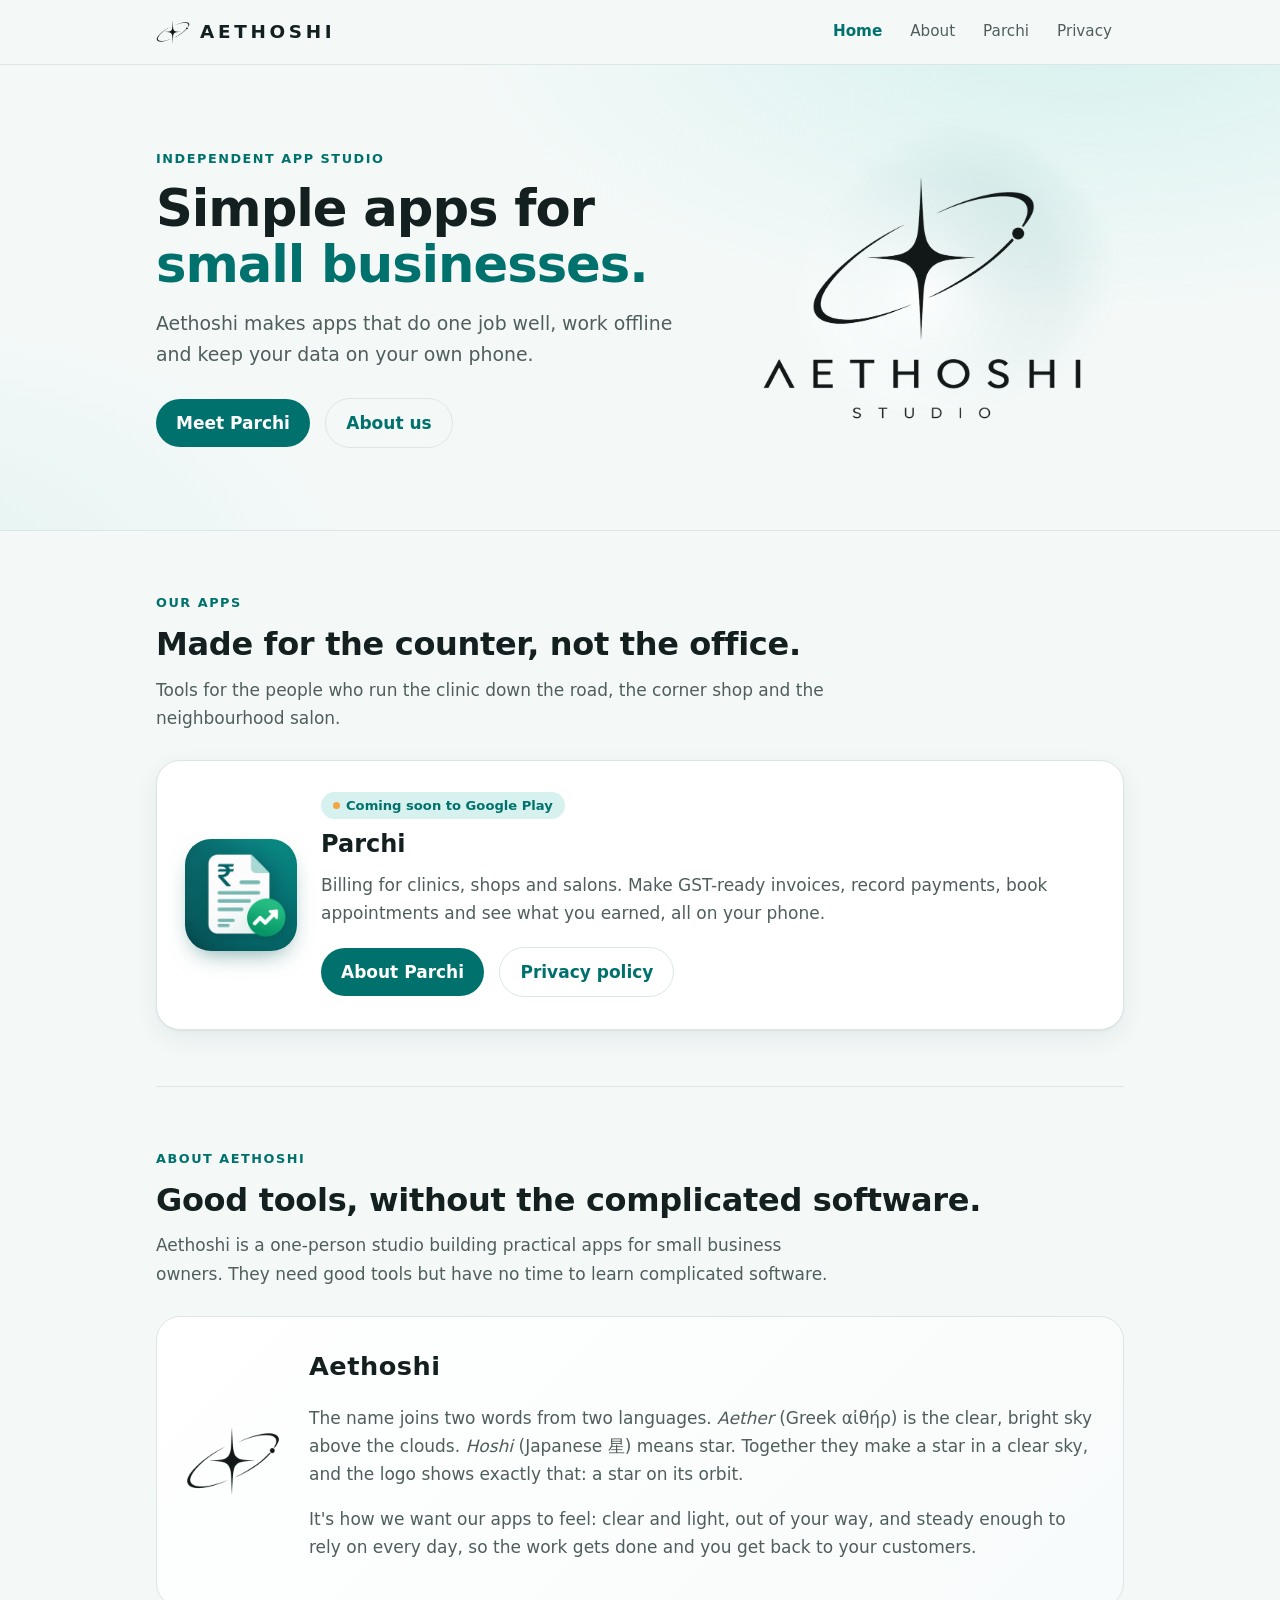
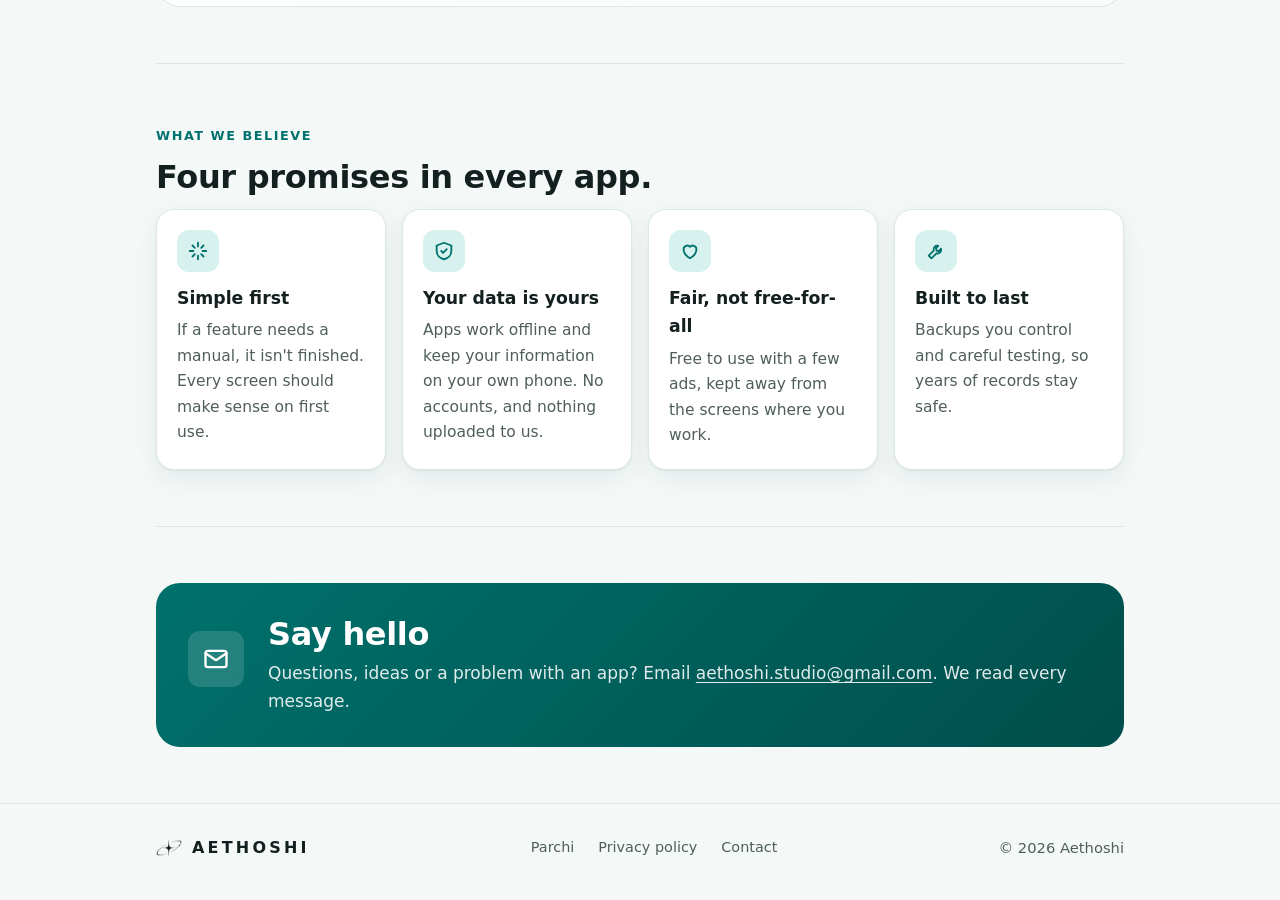
<file: index.html>
<!doctype html>
<html lang="en">
<head>
  <meta charset="utf-8">
  <meta name="viewport" content="width=device-width, initial-scale=1">
  <title>Aethoshi</title>
  <meta name="description" content="Aethoshi is an independent studio making simple, offline apps for small businesses. Our first app is Parchi, a billing app for clinics, shops and salons.">
  <meta name="theme-color" content="#00716c">
  <link rel="icon" type="image/png" href="assets/favicon.png">
  <link rel="apple-touch-icon" href="assets/apple-touch-icon.png">
  <link rel="stylesheet" href="assets/style.css">
</head>
<body>
  <header class="site">
    <div class="wrap">
      <a class="brand" href="./"><picture><source srcset="assets/aethoshi-symbol-light.png" media="(prefers-color-scheme: dark)"><img class="mark" src="assets/aethoshi-symbol.png" alt="" width="34" height="34"></picture><span class="wordmark">Aethoshi</span></a>
      <nav aria-label="Main">
        <a href="./" aria-current="page">Home</a>
        <a href="./#about">About</a>
        <a href="parchi/">Parchi</a>
        <a href="parchi/privacy/">Privacy</a>
      </nav>
    </div>
  </header>

  <div class="hero">
    <div class="wrap hero-grid">
      <div>
        <span class="eyebrow">Independent app studio</span>
        <h1>Simple apps for <span class="soft">small businesses.</span></h1>
        <p class="lead">Aethoshi makes apps that do one job well, work offline
          and keep your data on your own phone.</p>
        <a class="button" href="parchi/">Meet Parchi</a>
        <a class="button ghost" href="#about">About us</a>
      </div>
      <div class="hero-logo"><picture><source srcset="assets/aethoshi-logo-light.png" media="(prefers-color-scheme: dark)"><img class="mark" src="assets/aethoshi-logo.png" alt="Aethoshi Studio logo" width="900" height="697"></picture></div>
    </div>
  </div>

  <main class="wrap">
    <section>
      <span class="eyebrow">Our apps</span>
      <h2>Made for the counter, not the office.</h2>
      <p class="section-lead">Tools for the people who run the clinic down
        the road, the corner shop and the neighbourhood salon.</p>
      <div class="app-card">
        <img src="assets/parchi-icon.png" alt="Parchi app icon" width="112" height="112">
        <div>
          <span class="pill">Coming soon to Google Play</span>
          <h3>Parchi</h3>
          <p>Billing for clinics, shops and salons. Make GST-ready invoices,
            record payments, book appointments and see what you earned, all
            on your phone.</p>
          <a class="button" href="parchi/">About Parchi</a>
          <a class="button ghost" href="parchi/privacy/">Privacy policy</a>
        </div>
      </div>
    </section>

    <section id="about">
      <span class="eyebrow">About Aethoshi</span>
      <h2>Good tools, without the complicated software.</h2>
      <p class="section-lead">Aethoshi is a one-person studio building
        practical apps for small business owners. They need good tools but
        have no time to learn complicated software.</p>

      <div class="name-box">
        <picture><source srcset="assets/aethoshi-symbol-light.png" media="(prefers-color-scheme: dark)"><img class="mark" src="assets/aethoshi-symbol.png" alt="" width="96" height="96"></picture>
        <div>
          <p class="word">Aethoshi</p>
          <p class="muted">The name joins two words from two languages.
            <em>Aether</em> (Greek <span lang="el">αἰθήρ</span>) is the clear,
            bright sky above the clouds. <em>Hoshi</em> (Japanese
            <span lang="ja">星</span>) means star. Together they make a star in
            a clear sky, and the logo shows exactly that: a star on its
            orbit.</p>
          <p class="muted">It's how we want our apps to feel: clear and light,
            out of your way, and steady enough to rely on every day, so the work
            gets done and you get back to your customers.</p>
        </div>
      </div>
    </section>

    <section>
      <span class="eyebrow">What we believe</span>
      <h2>Four promises in every app.</h2>
      <ul class="grid">
        <li class="tile">
          <span class="icon" aria-hidden="true"><svg viewBox="0 0 24 24" fill="none" stroke="currentColor" stroke-width="2" stroke-linecap="round" stroke-linejoin="round"><path d="M12 3v4M12 17v4M3 12h4M17 12h4M6 6l2.5 2.5M15.5 15.5L18 18M6 18l2.5-2.5M15.5 8.5L18 6"/></svg></span>
          <h3>Simple first</h3>
          <p>If a feature needs a manual, it isn't finished. Every screen should make sense on first use.</p>
        </li>
        <li class="tile">
          <span class="icon" aria-hidden="true"><svg viewBox="0 0 24 24" fill="none" stroke="currentColor" stroke-width="2" stroke-linecap="round" stroke-linejoin="round"><path d="M12 3l8 3v6c0 4.5-3.4 8-8 9-4.6-1-8-4.5-8-9V6z"/><path d="M9 12l2 2 4-4"/></svg></span>
          <h3>Your data is yours</h3>
          <p>Apps work offline and keep your information on your own phone. No accounts, and nothing uploaded to us.</p>
        </li>
        <li class="tile">
          <span class="icon" aria-hidden="true"><svg viewBox="0 0 24 24" fill="none" stroke="currentColor" stroke-width="2" stroke-linecap="round" stroke-linejoin="round"><path d="M12 20s-7-4.4-7-10a4 4 0 0 1 7-2.6A4 4 0 0 1 19 10c0 5.6-7 10-7 10z"/></svg></span>
          <h3>Fair, not free-for-all</h3>
          <p>Free to use with a few ads, kept away from the screens where you work.</p>
        </li>
        <li class="tile">
          <span class="icon" aria-hidden="true"><svg viewBox="0 0 24 24" fill="none" stroke="currentColor" stroke-width="2" stroke-linecap="round" stroke-linejoin="round"><path d="M14.5 6.5a4 4 0 0 0-5 5L4 17l3 3 5.5-5.5a4 4 0 0 0 5-5l-2.5 2.5-2.5-.5-.5-2.5z"/></svg></span>
          <h3>Built to last</h3>
          <p>Backups you control and careful testing, so years of records stay safe.</p>
        </li>
      </ul>
    </section>

    <section>
      <div class="band">
        <span class="icon" aria-hidden="true"><svg viewBox="0 0 24 24" fill="none" stroke="currentColor" stroke-width="2" stroke-linecap="round" stroke-linejoin="round"><rect x="3" y="5" width="18" height="14" rx="2"/><path d="M3 7l9 6 9-6"/></svg></span>
        <div>
          <h2>Say hello</h2>
          <p>Questions, ideas or a problem with an app? Email
            <a href="mailto:aethoshi.studio@gmail.com">aethoshi.studio@gmail.com</a>. We read every message.</p>
        </div>
      </div>
    </section>
  </main>

  <footer class="site">
    <div class="wrap">
      <a class="brand" href="./"><picture><source srcset="assets/aethoshi-symbol-light.png" media="(prefers-color-scheme: dark)"><img class="mark" src="assets/aethoshi-symbol.png" alt="" width="26" height="26"></picture><span class="wordmark">Aethoshi</span></a>
      <nav aria-label="Footer">
        <a href="parchi/">Parchi</a>
        <a href="parchi/privacy/">Privacy policy</a>
        <a href="mailto:aethoshi.studio@gmail.com">Contact</a>
      </nav>
      <span>© 2026 Aethoshi</span>
    </div>
  </footer>
</body>
</html>
</file>
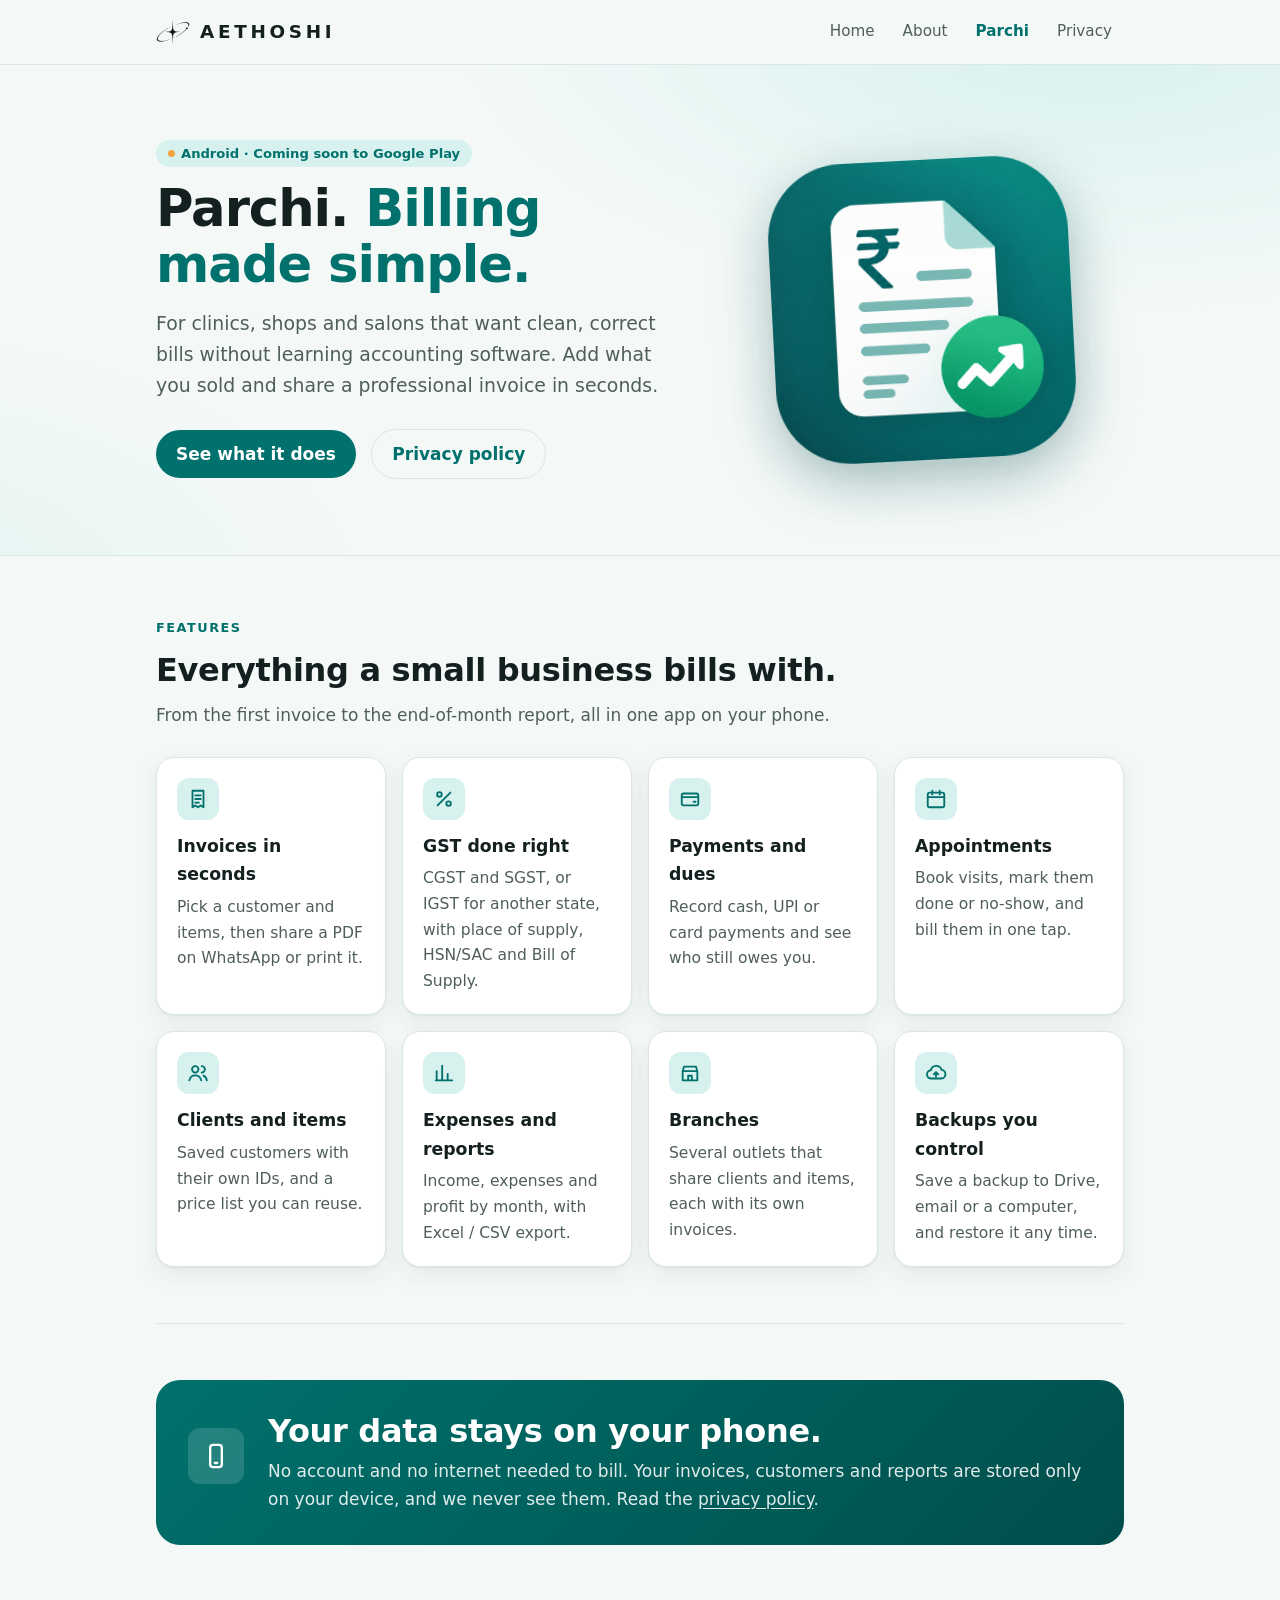
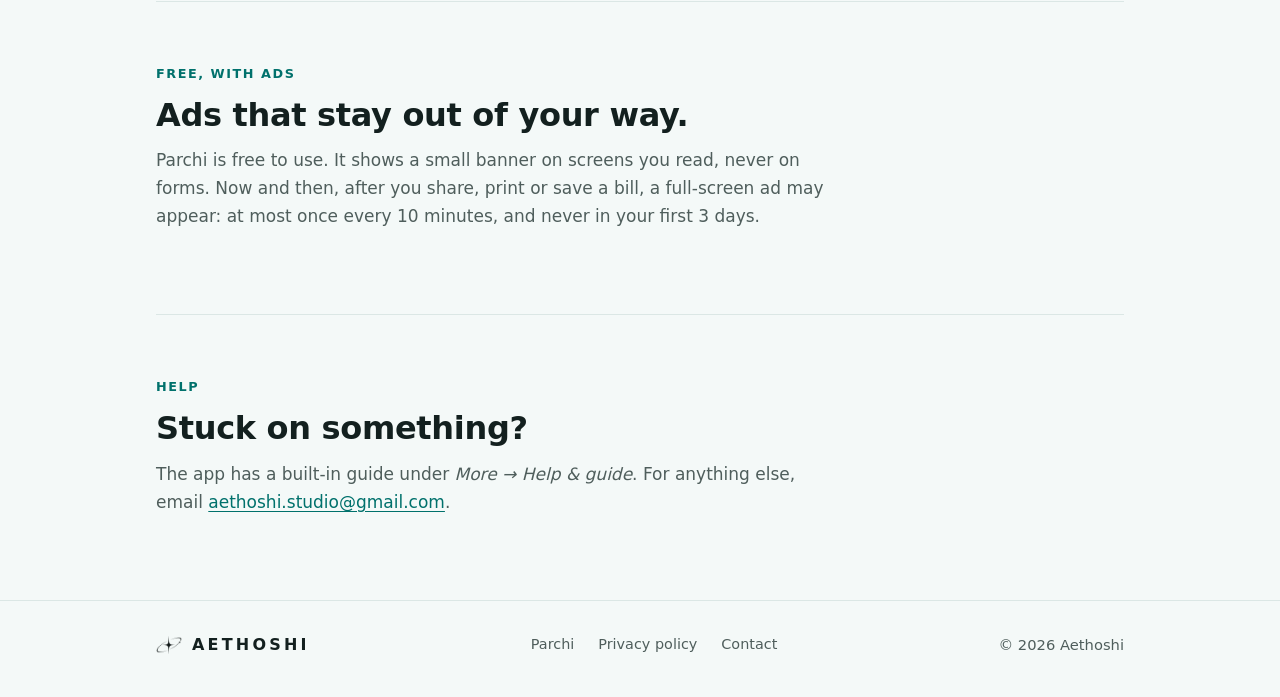
<file: parchi/index.html>
<!doctype html>
<html lang="en">
<head>
  <meta charset="utf-8">
  <meta name="viewport" content="width=device-width, initial-scale=1">
  <title>Parchi Billing</title>
  <meta name="description" content="Parchi is a simple billing app for clinics, shops and salons: GST invoices, payments, appointments and reports, with your data kept on your phone.">
  <meta name="theme-color" content="#00716c">
  <link rel="icon" type="image/png" href="../assets/favicon.png">
  <link rel="apple-touch-icon" href="../assets/apple-touch-icon.png">
  <link rel="stylesheet" href="../assets/style.css">
</head>
<body>
  <header class="site">
    <div class="wrap">
      <a class="brand" href="../"><picture><source srcset="../assets/aethoshi-symbol-light.png" media="(prefers-color-scheme: dark)"><img class="mark" src="../assets/aethoshi-symbol.png" alt="" width="34" height="34"></picture><span class="wordmark">Aethoshi</span></a>
      <nav aria-label="Main">
        <a href="../">Home</a>
        <a href="../#about">About</a>
        <a href="../parchi/" aria-current="page">Parchi</a>
        <a href="../parchi/privacy/">Privacy</a>
      </nav>
    </div>
  </header>

  <div class="hero">
    <div class="wrap hero-grid">
      <div>
        <span class="pill">Android · Coming soon to Google Play</span>
        <h1 style="margin-top:14px">Parchi. <span class="soft">Billing made simple.</span></h1>
        <p class="lead">For clinics, shops and salons that want clean, correct
          bills without learning accounting software. Add what you sold and
          share a professional invoice in seconds.</p>
        <a class="button" href="#features">See what it does</a>
        <a class="button ghost" href="privacy/">Privacy policy</a>
      </div>
      <div class="hero-art app"><img src="../assets/parchi-icon.png" alt="Parchi app icon" width="300" height="300"></div>
    </div>
  </div>

  <main class="wrap">
    <section id="features">
      <span class="eyebrow">Features</span>
      <h2>Everything a small business bills with.</h2>
      <p class="section-lead">From the first invoice to the end-of-month
        report, all in one app on your phone.</p>
      <ul class="grid">
        <li class="tile">
          <span class="icon" aria-hidden="true"><svg viewBox="0 0 24 24" fill="none" stroke="currentColor" stroke-width="2" stroke-linecap="round" stroke-linejoin="round"><path d="M6 3h12v18l-3-2-3 2-3-2-3 2z"/><path d="M9 8h6M9 12h6M9 16h4"/></svg></span>
          <h3>Invoices in seconds</h3>
          <p>Pick a customer and items, then share a PDF on WhatsApp or print it.</p>
        </li>
        <li class="tile">
          <span class="icon" aria-hidden="true"><svg viewBox="0 0 24 24" fill="none" stroke="currentColor" stroke-width="2" stroke-linecap="round" stroke-linejoin="round"><path d="M19 5L5 19"/><circle cx="7" cy="7" r="2.5"/><circle cx="17" cy="17" r="2.5"/></svg></span>
          <h3>GST done right</h3>
          <p>CGST and SGST, or IGST for another state, with place of supply, HSN/SAC and Bill of Supply.</p>
        </li>
        <li class="tile">
          <span class="icon" aria-hidden="true"><svg viewBox="0 0 24 24" fill="none" stroke="currentColor" stroke-width="2" stroke-linecap="round" stroke-linejoin="round"><rect x="3" y="6" width="18" height="13" rx="2"/><path d="M3 10h18M16 15h2"/></svg></span>
          <h3>Payments and dues</h3>
          <p>Record cash, UPI or card payments and see who still owes you.</p>
        </li>
        <li class="tile">
          <span class="icon" aria-hidden="true"><svg viewBox="0 0 24 24" fill="none" stroke="currentColor" stroke-width="2" stroke-linecap="round" stroke-linejoin="round"><rect x="3" y="5" width="18" height="16" rx="2"/><path d="M3 10h18M8 3v4M16 3v4"/></svg></span>
          <h3>Appointments</h3>
          <p>Book visits, mark them done or no-show, and bill them in one tap.</p>
        </li>
        <li class="tile">
          <span class="icon" aria-hidden="true"><svg viewBox="0 0 24 24" fill="none" stroke="currentColor" stroke-width="2" stroke-linecap="round" stroke-linejoin="round"><circle cx="9" cy="8" r="3.5"/><path d="M2.5 20c.8-3.5 3.4-5.5 6.5-5.5s5.7 2 6.5 5.5M16 4.5a3.5 3.5 0 0 1 0 7M18 14.8c2 .7 3.2 2.5 3.6 5.2"/></svg></span>
          <h3>Clients and items</h3>
          <p>Saved customers with their own IDs, and a price list you can reuse.</p>
        </li>
        <li class="tile">
          <span class="icon" aria-hidden="true"><svg viewBox="0 0 24 24" fill="none" stroke="currentColor" stroke-width="2" stroke-linecap="round" stroke-linejoin="round"><path d="M4 20V10M10 20V4M16 20v-7M3 20h18"/></svg></span>
          <h3>Expenses and reports</h3>
          <p>Income, expenses and profit by month, with Excel / CSV export.</p>
        </li>
        <li class="tile">
          <span class="icon" aria-hidden="true"><svg viewBox="0 0 24 24" fill="none" stroke="currentColor" stroke-width="2" stroke-linecap="round" stroke-linejoin="round"><path d="M4 10l1.5-5h13L20 10M4 10v10h16V10M4 10h16M10 20v-5h4v5"/></svg></span>
          <h3>Branches</h3>
          <p>Several outlets that share clients and items, each with its own invoices.</p>
        </li>
        <li class="tile">
          <span class="icon" aria-hidden="true"><svg viewBox="0 0 24 24" fill="none" stroke="currentColor" stroke-width="2" stroke-linecap="round" stroke-linejoin="round"><path d="M7 18a4.5 4.5 0 0 1-.6-9A6 6 0 0 1 18 8.5a4 4 0 0 1-1 9.5z"/><path d="M12 16v-5M9.5 13.5L12 11l2.5 2.5"/></svg></span>
          <h3>Backups you control</h3>
          <p>Save a backup to Drive, email or a computer, and restore it any time.</p>
        </li>
      </ul>
    </section>

    <section>
      <div class="band">
        <span class="icon" aria-hidden="true"><svg viewBox="0 0 24 24" fill="none" stroke="currentColor" stroke-width="2" stroke-linecap="round" stroke-linejoin="round"><rect x="7" y="2.5" width="10" height="19" rx="2.5"/><path d="M11 18h2"/></svg></span>
        <div>
          <h2>Your data stays on your phone.</h2>
          <p>No account and no internet needed to bill. Your invoices,
            customers and reports are stored only on your device, and we never
            see them. Read the <a href="privacy/">privacy policy</a>.</p>
        </div>
      </div>
    </section>

    <section>
      <span class="eyebrow">Free, with ads</span>
      <h2>Ads that stay out of your way.</h2>
      <p class="section-lead">Parchi is free to use. It shows a small banner
        on screens you read, never on forms. Now and then, after you share,
        print or save a bill, a full-screen ad may appear: at most once every
        10 minutes, and never in your first 3 days.</p>
    </section>

    <section>
      <span class="eyebrow">Help</span>
      <h2>Stuck on something?</h2>
      <p class="section-lead">The app has a built-in guide under
        <em>More → Help &amp; guide</em>. For anything else, email
        <a href="mailto:aethoshi.studio@gmail.com">aethoshi.studio@gmail.com</a>.</p>
    </section>
  </main>

  <footer class="site">
    <div class="wrap">
      <a class="brand" href="../"><picture><source srcset="../assets/aethoshi-symbol-light.png" media="(prefers-color-scheme: dark)"><img class="mark" src="../assets/aethoshi-symbol.png" alt="" width="26" height="26"></picture><span class="wordmark">Aethoshi</span></a>
      <nav aria-label="Footer">
        <a href="../parchi/">Parchi</a>
        <a href="../parchi/privacy/">Privacy policy</a>
        <a href="mailto:aethoshi.studio@gmail.com">Contact</a>
      </nav>
      <span>© 2026 Aethoshi</span>
    </div>
  </footer>
</body>
</html>
</file>
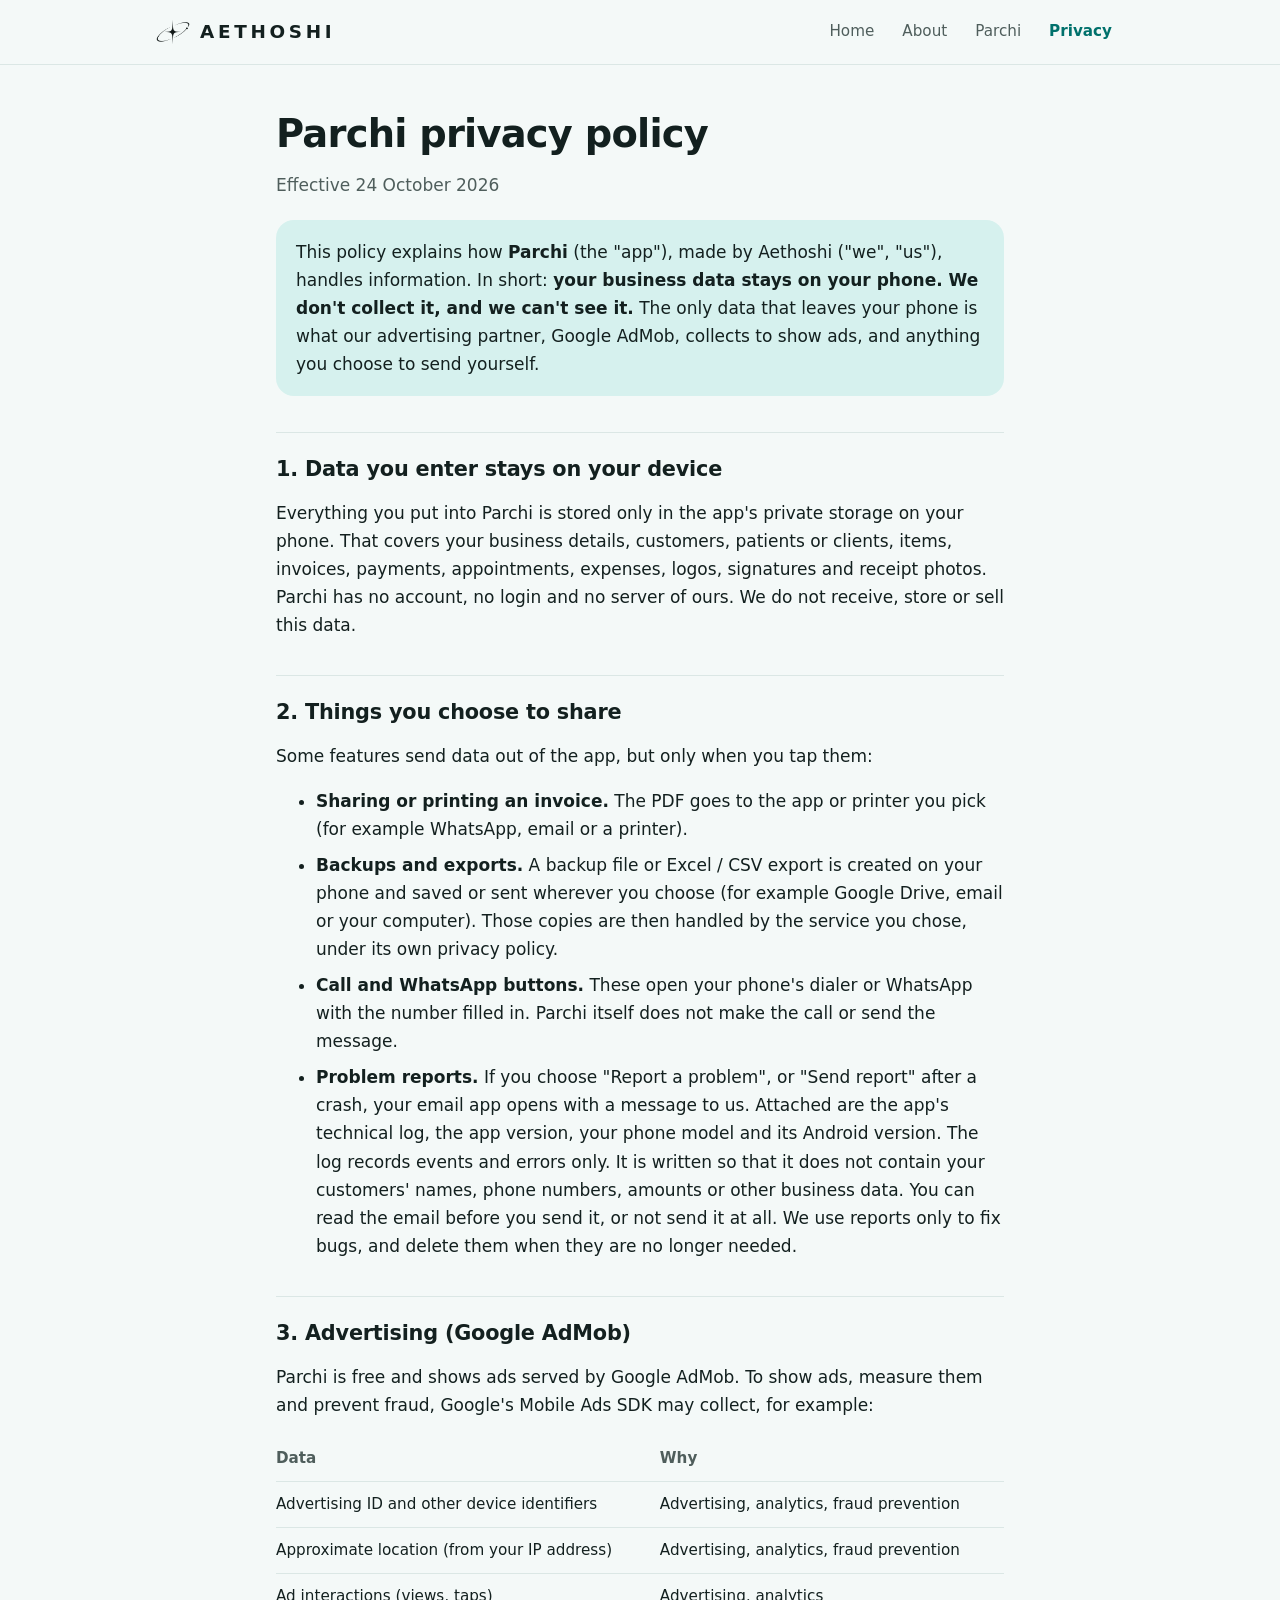
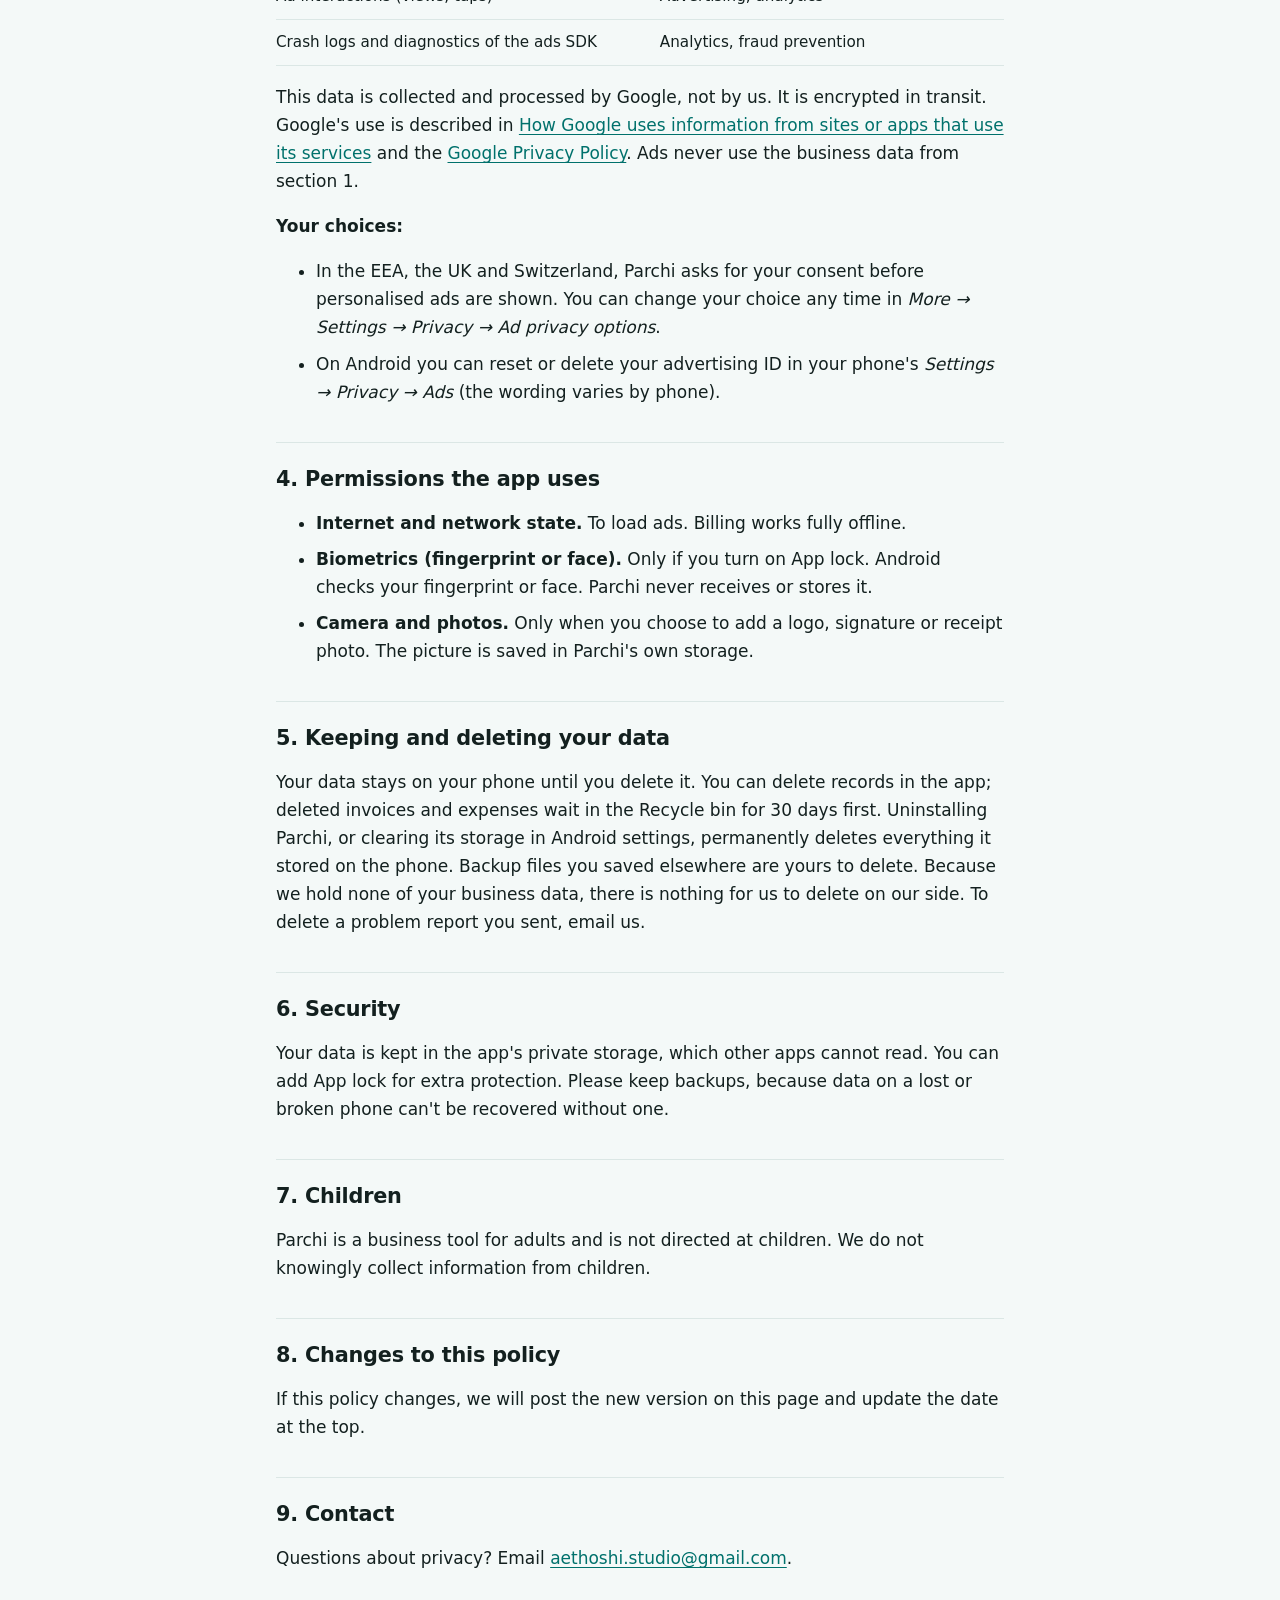
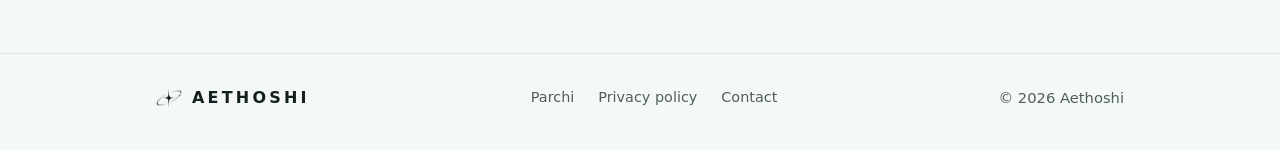
<file: privacy/index.html>
<!doctype html>
<html lang="en">
<head>
  <meta charset="utf-8">
  <meta name="viewport" content="width=device-width, initial-scale=1">
  <title>Parchi Privacy Policy</title>
  <meta name="description" content="How the Parchi billing app handles your data: business data stays on your phone; ads are served by Google AdMob.">
  <meta name="theme-color" content="#00716c">
  <link rel="icon" type="image/png" href="../../assets/favicon.png">
  <link rel="apple-touch-icon" href="../../assets/apple-touch-icon.png">
  <link rel="stylesheet" href="../../assets/style.css">
</head>
<body>
  <header class="site">
    <div class="wrap">
      <a class="brand" href="../../"><picture><source srcset="../../assets/aethoshi-symbol-light.png" media="(prefers-color-scheme: dark)"><img class="mark" src="../../assets/aethoshi-symbol.png" alt="" width="34" height="34"></picture><span class="wordmark">Aethoshi</span></a>
      <nav aria-label="Main">
        <a href="../../">Home</a>
        <a href="../../#about">About</a>
        <a href="../../parchi/">Parchi</a>
        <a href="../../parchi/privacy/" aria-current="page">Privacy</a>
      </nav>
    </div>
  </header>

  <main class="wrap narrow policy">
    <h1>Parchi privacy policy</h1>
    <p class="muted">Effective 24 October 2026</p>

    <div class="summary"><p>
      This policy explains how <strong>Parchi</strong> (the "app"), made by
      Aethoshi ("we", "us"), handles information. In short:
      <strong>your business data stays on your phone. We don't collect it,
      and we can't see it.</strong> The only data that leaves your phone is
      what our advertising partner, Google AdMob, collects to show ads, and
      anything you choose to send yourself.
    </p></div>

    <h2>1. Data you enter stays on your device</h2>
    <p>
      Everything you put into Parchi is stored only in the app's private
      storage on your phone. That covers your business details, customers,
      patients or clients, items, invoices, payments, appointments, expenses,
      logos, signatures and receipt photos. Parchi has no account, no login
      and no server of ours. We do not receive, store or sell this data.
    </p>

    <h2>2. Things you choose to share</h2>
    <p>Some features send data out of the app, but only when you tap them:</p>
    <ul>
      <li><strong>Sharing or printing an invoice.</strong> The PDF goes to
        the app or printer you pick (for example WhatsApp, email or a
        printer).</li>
      <li><strong>Backups and exports.</strong> A backup file or Excel / CSV
        export is created on your phone and saved or sent wherever you choose
        (for example Google Drive, email or your computer). Those copies are
        then handled by the service you chose, under its own privacy
        policy.</li>
      <li><strong>Call and WhatsApp buttons.</strong> These open your phone's
        dialer or WhatsApp with the number filled in. Parchi itself does not
        make the call or send the message.</li>
      <li><strong>Problem reports.</strong> If you choose "Report a problem",
        or "Send report" after a crash, your email app opens with a message
        to us. Attached are the app's technical log, the app version, your
        phone model and its Android version. The log records events and
        errors only. It is written so that it does not contain your
        customers' names, phone numbers, amounts or other business data. You
        can read the email before you send it, or not send it at all. We
        use reports only to fix bugs, and delete them when they are no longer
        needed.</li>
    </ul>

    <h2>3. Advertising (Google AdMob)</h2>
    <p>
      Parchi is free and shows ads served by Google AdMob. To show ads,
      measure them and prevent fraud, Google's Mobile Ads SDK may collect,
      for example:
    </p>
    <div class="table-wrap"><table>
      <thead>
        <tr><th>Data</th><th>Why</th></tr>
      </thead>
      <tbody>
        <tr><td>Advertising ID and other device identifiers</td>
          <td>Advertising, analytics, fraud prevention</td></tr>
        <tr><td>Approximate location (from your IP address)</td>
          <td>Advertising, analytics, fraud prevention</td></tr>
        <tr><td>Ad interactions (views, taps)</td>
          <td>Advertising, analytics</td></tr>
        <tr><td>Crash logs and diagnostics of the ads SDK</td>
          <td>Analytics, fraud prevention</td></tr>
      </tbody>
    </table></div>
    <p>
      This data is collected and processed by Google, not by us. It is
      encrypted in transit. Google's use is described in
      <a href="https://policies.google.com/technologies/partner-sites">How
      Google uses information from sites or apps that use its services</a>
      and the <a href="https://policies.google.com/privacy">Google Privacy
      Policy</a>. Ads never use the business data from section 1.
    </p>
    <p><strong>Your choices:</strong></p>
    <ul>
      <li>In the EEA, the UK and Switzerland, Parchi asks for your consent
        before personalised ads are shown. You can change your choice any
        time in <em>More → Settings → Privacy → Ad privacy options</em>.</li>
      <li>On Android you can reset or delete your advertising ID in your
        phone's <em>Settings → Privacy → Ads</em> (the wording varies by
        phone).</li>
    </ul>

    <h2>4. Permissions the app uses</h2>
    <ul>
      <li><strong>Internet and network state.</strong> To load ads. Billing
        works fully offline.</li>
      <li><strong>Biometrics (fingerprint or face).</strong> Only if you turn
        on App lock. Android checks your fingerprint or face. Parchi never
        receives or stores it.</li>
      <li><strong>Camera and photos.</strong> Only when you choose to add a
        logo, signature or receipt photo. The picture is saved in Parchi's
        own storage.</li>
    </ul>

    <h2>5. Keeping and deleting your data</h2>
    <p>
      Your data stays on your phone until you delete it. You can delete
      records in the app; deleted invoices and expenses wait in the Recycle
      bin for 30 days first. Uninstalling Parchi, or clearing its storage in
      Android settings, permanently deletes everything it stored on the
      phone. Backup files you saved elsewhere are yours to delete. Because we
      hold none of your business data, there is nothing for us to delete on
      our side. To delete a problem report you sent, email us.
    </p>

    <h2>6. Security</h2>
    <p>
      Your data is kept in the app's private storage, which other apps
      cannot read. You can add App lock for extra protection. Please keep
      backups, because data on a lost or broken phone can't be recovered
      without one.
    </p>

    <h2>7. Children</h2>
    <p>
      Parchi is a business tool for adults and is not directed at children.
      We do not knowingly collect information from children.
    </p>

    <h2>8. Changes to this policy</h2>
    <p>
      If this policy changes, we will post the new version on this page and
      update the date at the top.
    </p>

    <h2>9. Contact</h2>
    <p>
      Questions about privacy? Email
      <a href="mailto:aethoshi.studio@gmail.com">aethoshi.studio@gmail.com</a>.
    </p>
  </main>

  <footer class="site">
    <div class="wrap">
      <a class="brand" href="../../"><picture><source srcset="../../assets/aethoshi-symbol-light.png" media="(prefers-color-scheme: dark)"><img class="mark" src="../../assets/aethoshi-symbol.png" alt="" width="26" height="26"></picture><span class="wordmark">Aethoshi</span></a>
      <nav aria-label="Footer">
        <a href="../../parchi/">Parchi</a>
        <a href="../../parchi/privacy/">Privacy policy</a>
        <a href="mailto:aethoshi.studio@gmail.com">Contact</a>
      </nav>
      <span>© 2026 Aethoshi</span>
    </div>
  </footer>
</body>
</html>
</file>
<file: assets/style.css>
/* Aethoshi site: one stylesheet, light and dark. */

:root {
  --bg: #f4f9f8;
  --bg-tint: #e3f3f1;
  --surface: #ffffff;
  --surface-2: #f8fbfb;
  --text: #13201f;
  --muted: #4f5e5c;
  --line: #dbe7e5;
  --brand: #00716c;
  --brand-strong: #005a57;
  --brand-soft: #d6f1ee;
  --on-brand: #ffffff;
  --accent: #f2a541;
  --shadow: 0 1px 2px rgba(10, 40, 38, 0.06), 0 8px 24px rgba(10, 40, 38, 0.07);
  --radius: 18px;
  --glow-core: rgba(255, 255, 255, 0.95);
  --glow-edge: rgba(0, 113, 108, 0.16);
  color-scheme: light;
}

@media (prefers-color-scheme: dark) {
  :root {
    --bg: #0c1312;
    --bg-tint: #10201f;
    --surface: #141e1d;
    --surface-2: #182423;
    --text: #e4eeec;
    --muted: #a2b4b1;
    --line: #263533;
    --brand: #62d9d1;
    --brand-strong: #8ae6df;
    --brand-soft: #143a38;
    --on-brand: #00211f;
    --accent: #f5b766;
    --shadow: 0 1px 2px rgba(0, 0, 0, 0.4), 0 10px 30px rgba(0, 0, 0, 0.35);
    --glow-core: rgba(98, 217, 209, 0.20);
    --glow-edge: rgba(98, 217, 209, 0.10);
    color-scheme: dark;
  }
}

* { box-sizing: border-box; }
html { -webkit-text-size-adjust: 100%; scroll-behavior: smooth; }

body {
  margin: 0;
  background: var(--bg);
  color: var(--text);
  font: 17px/1.65 system-ui, -apple-system, "Segoe UI", Roboto, "Noto Sans",
    "Helvetica Neue", Arial, sans-serif;
}

a { color: var(--brand); text-underline-offset: 3px; }
a:hover { color: var(--brand-strong); }
img, svg { max-width: 100%; }
img { height: auto; }

.wrap { max-width: 1000px; margin: 0 auto; padding: 0 16px; }
.narrow { max-width: 760px; }

/* ------------------------------------------------------------ header */

header.site {
  position: sticky;
  top: 0;
  z-index: 10;
  /* Solid, so the logo's blend mode has a background to blend with. */
  background: var(--bg);
  border-bottom: 1px solid var(--line);
}
header.site .wrap {
  display: flex;
  align-items: center;
  justify-content: space-between;
  gap: 12px;
  min-height: 64px;
  flex-wrap: wrap;
}
.brand {
  display: inline-flex;
  align-items: center;
  gap: 10px;
  color: var(--text);
  text-decoration: none;
  font-weight: 750;
  font-size: 1.15rem;
  letter-spacing: 0.01em;
}
.brand img { width: 34px; height: 34px; }
.wordmark { text-transform: uppercase; letter-spacing: 0.2em; font-weight: 600; }

/* Brand artwork: transparent PNGs, a dark one and a white one; <picture>
   picks the white one in dark mode. */
picture { display: inline-flex; flex: none; }
.hero-logo picture { display: block; }
/* The large logo floats in a soft glow: a star in a clear sky. */
.hero-logo {
  position: relative;
  justify-self: center;
  width: min(380px, 80vw);
  padding: 8% 6%;
  isolation: isolate;
}
.hero-logo::before {
  content: "";
  position: absolute;
  inset: -6% -2%;
  z-index: -1;
  border-radius: 50%;
  background:
    radial-gradient(closest-side, var(--glow-core), transparent 70%),
    radial-gradient(closest-side at 62% 40%, var(--glow-edge), transparent 100%);
  filter: blur(6px);
}
.hero-logo img { width: 100%; height: auto; display: block; position: relative; }
nav { display: flex; gap: 4px; flex-wrap: wrap; }
nav a {
  color: var(--muted);
  text-decoration: none;
  padding: 6px 12px;
  border-radius: 999px;
  font-size: 0.95rem;
}
nav a:hover { background: var(--brand-soft); color: var(--brand); }
nav a[aria-current="page"] { color: var(--brand); font-weight: 600; }

/* ------------------------------------------------------------ hero */

.hero {
  position: relative;
  overflow: hidden;
  background:
    radial-gradient(900px 420px at 85% -10%, var(--brand-soft), transparent 70%),
    radial-gradient(700px 380px at -10% 110%, var(--bg-tint), transparent 70%);
  border-bottom: 1px solid var(--line);
}
.hero .wrap { padding-top: 72px; padding-bottom: 72px; }
.hero-grid {
  display: grid;
  grid-template-columns: 1.3fr 1fr;
  gap: 40px;
  align-items: center;
}
.eyebrow {
  display: inline-block;
  font-size: 0.8rem;
  font-weight: 700;
  letter-spacing: 0.12em;
  text-transform: uppercase;
  color: var(--brand);
  margin-bottom: 12px;
}
h1 {
  font-size: clamp(2rem, 5vw, 3.2rem);
  line-height: 1.08;
  letter-spacing: -0.02em;
  margin: 0 0 16px;
}
h1 .soft { color: var(--brand); }
.lead { font-size: 1.18rem; color: var(--muted); margin: 0 0 24px; max-width: 34em; }

.hero-art {
  justify-self: center;
  width: min(300px, 70vw);
  aspect-ratio: 1;
  border-radius: 32%;
  background: linear-gradient(145deg, #7fe3dc, #1a948d 55%, #005a57);
  box-shadow: 0 30px 60px -20px rgba(0, 90, 87, 0.55);
  display: grid;
  place-items: center;
  transform: rotate(-4deg);
}
.hero-art img { width: 62%; filter: drop-shadow(0 8px 16px rgba(0, 0, 0, 0.18)); }
/* An app icon already has its own background: show it on its own. */
.hero-art.app { background: none; box-shadow: none; transform: rotate(-3deg); }
.hero-art.app img {
  width: 100%;
  height: auto;
  border-radius: 25%;
  filter: drop-shadow(0 18px 28px rgba(0, 70, 67, 0.35));
}

/* ------------------------------------------------------------ sections */

main section { padding: 56px 0; }
main section + section { border-top: 1px solid var(--line); }
h2 {
  font-size: clamp(1.5rem, 3vw, 2rem);
  line-height: 1.2;
  letter-spacing: -0.01em;
  margin: 0 0 12px;
}
h3 { font-size: 1.08rem; margin: 0 0 6px; }
.section-lead { color: var(--muted); max-width: 40em; margin: 0 0 28px; }
.muted { color: var(--muted); }

/* App card */
.app-card {
  display: grid;
  grid-template-columns: auto 1fr;
  gap: 24px;
  align-items: center;
  background: var(--surface);
  border: 1px solid var(--line);
  border-radius: calc(var(--radius) + 6px);
  padding: 28px;
  box-shadow: var(--shadow);
}
.app-card img {
  width: 112px;
  height: 112px;
  border-radius: 26px;
  box-shadow: 0 10px 24px -10px rgba(0, 90, 87, 0.6);
}
.app-card h3 { font-size: 1.5rem; margin: 6px 0 6px; }
.app-card p { margin: 0 0 16px; color: var(--muted); }

.pill {
  display: inline-flex;
  align-items: center;
  gap: 6px;
  background: var(--brand-soft);
  color: var(--brand);
  border-radius: 999px;
  padding: 3px 12px;
  font-size: 0.82rem;
  font-weight: 650;
}
.pill::before {
  content: "";
  width: 7px;
  height: 7px;
  border-radius: 50%;
  background: var(--accent);
}

.button {
  display: inline-flex;
  align-items: center;
  gap: 8px;
  background: var(--brand);
  color: var(--on-brand);
  border-radius: 999px;
  padding: 10px 20px;
  font-weight: 650;
  text-decoration: none;
  margin: 4px 10px 4px 0;
  transition: transform 0.15s ease, background 0.15s ease;
}
.button:hover { background: var(--brand-strong); color: var(--on-brand); transform: translateY(-1px); }
.button.ghost { background: transparent; color: var(--brand); border: 1px solid var(--line); }
.button.ghost:hover { background: var(--brand-soft); color: var(--brand); }

/* Feature / value grid */
.grid {
  display: grid;
  grid-template-columns: repeat(auto-fit, minmax(220px, 1fr));
  gap: 16px;
  padding: 0;
  margin: 0;
  list-style: none;
}
.tile {
  background: var(--surface);
  border: 1px solid var(--line);
  border-radius: var(--radius);
  padding: 20px;
  box-shadow: var(--shadow);
}
.tile p { margin: 0; color: var(--muted); font-size: 0.97rem; }
.icon {
  width: 42px;
  height: 42px;
  border-radius: 12px;
  display: grid;
  place-items: center;
  background: var(--brand-soft);
  color: var(--brand);
  margin-bottom: 12px;
}
.icon svg { width: 22px; height: 22px; }

/* The name */
.name-box {
  display: grid;
  grid-template-columns: auto 1fr;
  gap: 28px;
  align-items: center;
  background: linear-gradient(135deg, var(--surface), var(--surface-2));
  border: 1px solid var(--line);
  border-radius: calc(var(--radius) + 6px);
  padding: 28px;
}
.name-box img { width: 96px; height: 96px; }
.word {
  font-size: 1.6rem;
  font-weight: 750;
  letter-spacing: 0.02em;
  margin: 0;
}
.word span { color: var(--muted); font-weight: 400; font-size: 1rem; margin-left: 8px; }

/* Highlight band */
.band {
  background: linear-gradient(135deg, #00716c, #004e4b);
  color: #ffffff;
  border-radius: calc(var(--radius) + 6px);
  padding: 32px;
  display: grid;
  grid-template-columns: auto 1fr;
  gap: 24px;
  align-items: center;
}
.band h2, .band p { color: #ffffff; margin: 0; }
.band p { opacity: 0.88; margin-top: 6px; }
.band a { color: #ffffff; }
.band .icon { background: rgba(255, 255, 255, 0.14); color: #ffffff; width: 56px; height: 56px; }
.band .icon svg { width: 28px; height: 28px; }

/* Contact */
.contact {
  text-align: center;
  padding: 8px 0;
}
.contact .button { margin-top: 8px; }

/* ------------------------------------------------------------ policy */

.policy { padding-top: 48px; padding-bottom: 64px; }
.policy h1 { font-size: clamp(1.8rem, 4vw, 2.4rem); }
.policy h2 {
  font-size: 1.3rem;
  margin-top: 36px;
  padding-top: 24px;
  border-top: 1px solid var(--line);
}
.policy .summary {
  background: var(--brand-soft);
  border-radius: var(--radius);
  padding: 18px 20px;
  margin: 20px 0 8px;
}
.policy .summary p { margin: 0; }
.policy li { margin-bottom: 8px; }
.table-wrap { overflow-x: auto; }
.policy table { width: 100%; border-collapse: collapse; font-size: 0.95rem; }
.policy th, .policy td {
  text-align: left;
  vertical-align: top;
  border-bottom: 1px solid var(--line);
  padding: 10px 12px 10px 0;
}
.policy th { color: var(--muted); font-weight: 650; }

/* ------------------------------------------------------------ footer */

footer.site {
  border-top: 1px solid var(--line);
  padding: 28px 0 36px;
  color: var(--muted);
  font-size: 0.92rem;
}
footer.site .wrap {
  display: flex;
  justify-content: space-between;
  align-items: center;
  gap: 12px;
  flex-wrap: wrap;
}
footer.site .brand { font-size: 1rem; }
footer.site .brand img { width: 26px; height: 26px; }
footer.site nav a { font-size: 0.9rem; padding: 4px 10px; }

/* ------------------------------------------------------------ small screens */

@media (max-width: 760px) {
  .hero .wrap { padding-top: 48px; padding-bottom: 48px; }
  .hero-grid { grid-template-columns: 1fr; gap: 32px; }
  .hero-art { width: min(150px, 42vw); order: -1; justify-self: start; }
  .hero-logo { width: min(260px, 70vw); order: -1; justify-self: center; }
  main section { padding: 40px 0; }
}
@media (max-width: 560px) {
  .app-card, .name-box, .band { grid-template-columns: 1fr; padding: 22px; }
  .app-card img { width: 84px; height: 84px; border-radius: 20px; }
  .name-box img { width: 72px; height: 72px; }
  header.site .wrap { padding-top: 8px; padding-bottom: 8px; }
  nav a { padding: 6px 9px; }
}

@media (prefers-reduced-motion: reduce) {
  html { scroll-behavior: auto; }
  .button { transition: none; }
}
</file>
